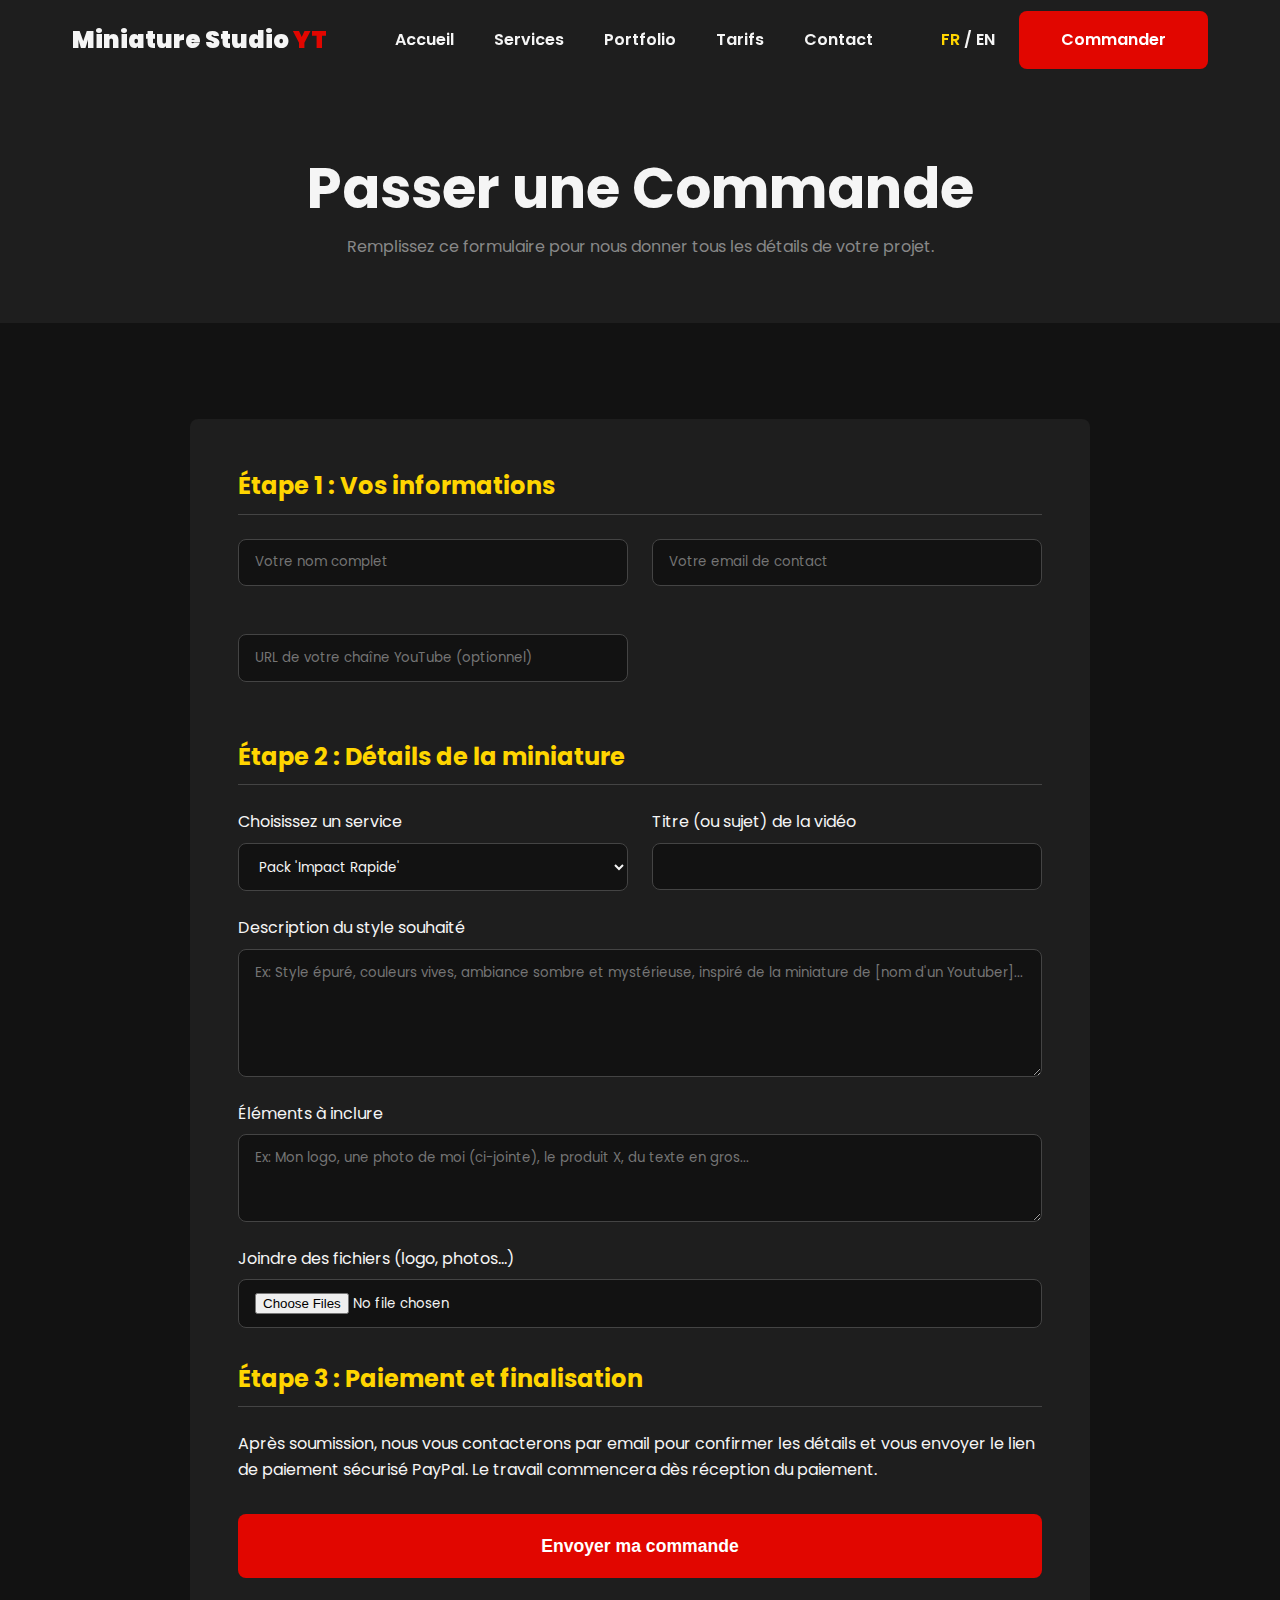
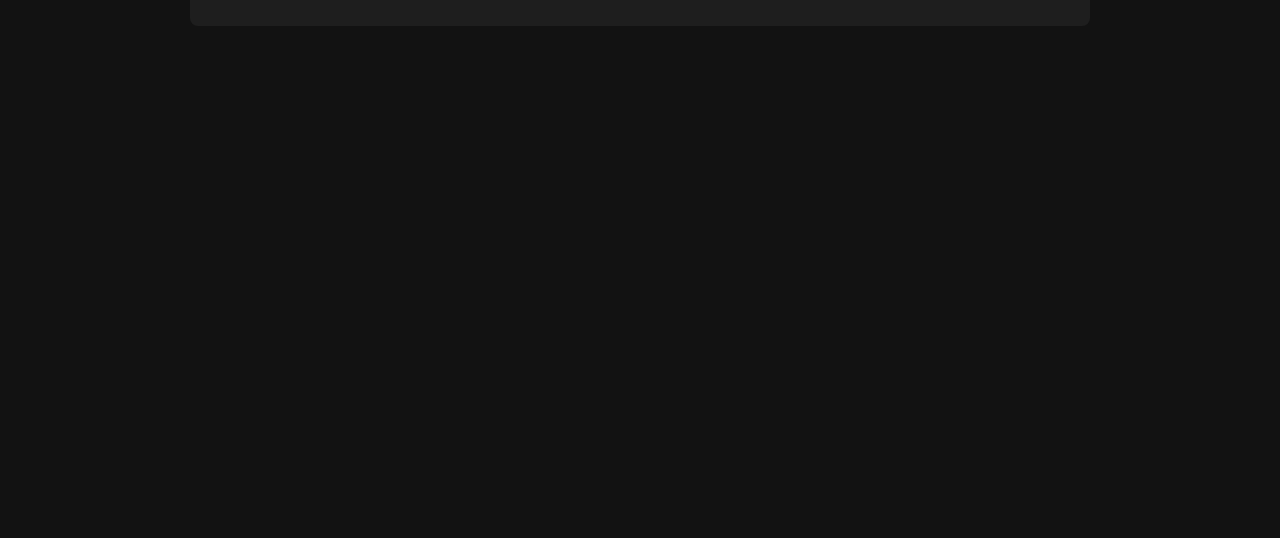
<file: commande.html>
<!DOCTYPE html>
<html lang="fr">
<head>
    <meta charset="UTF-8">
    <meta name="viewport" content="width=device-width, initial-scale=1.0">
    <title>Commander votre Miniature - Miniature Studio YT</title>
    <meta name="description" content="Passez commande de votre miniature YouTube personnalisée via notre formulaire détaillé.">
    
    <link rel="icon" href="favicon.svg" type="image/svg+xml">
    <link rel="stylesheet" href="style.css">
    <link rel="preconnect" href="https://fonts.googleapis.com">
    <link rel="preconnect" href="https://fonts.gstatic.com" crossorigin>
    <link href="https://fonts.googleapis.com/css2?family=Poppins:wght@300;400;600;700;900&display=swap" rel="stylesheet">
    <link rel="stylesheet" href="https://cdnjs.cloudflare.com/ajax/libs/font-awesome/6.5.1/css/all.min.css">
</head>
<body>
    <!-- ==================== HEADER ==================== -->
    <header id="header">
        <nav class="container">
            <a href="index.html" class="logo">Miniature Studio <span>YT</span></a>
            <div class="menu" id="nav-menu">
                <ul class="nav-list">
                    <li><a href="index.html" class="nav-link" data-lang-key="navHome">Accueil</a></li>
                    <li><a href="services.html" class="nav-link" data-lang-key="navServices">Services</a></li>
                    <li><a href="portfolio.html" class="nav-link" data-lang-key="navPortfolio">Portfolio</a></li>
                    <li><a href="tarifs.html" class="nav-link" data-lang-key="navPricing">Tarifs</a></li>
                    <li><a href="contact.html" class="nav-link" data-lang-key="navContact">Contact</a></li>
                </ul>
                <div class="nav-close" id="nav-close"><i class="fa-solid fa-xmark"></i></div>
            </div>
            <div class="nav-actions">
                <div class="lang-switcher"><span id="lang-fr" class="lang-option active">FR</span><span>/</span><span id="lang-en" class="lang-option">EN</span></div>
                <a href="commande.html" class="btn btn-primary" data-lang-key="navOrder">Commander</a>
                <div class="nav-toggle" id="nav-toggle"><i class="fa-solid fa-bars"></i></div>
            </div>
        </nav>
    </header>

    <main>
        <!-- ==================== EN-TÊTE DE PAGE ==================== -->
        <section class="section page-header">
            <div class="container">
                <h1 data-lang-key="orderTitle">Passer une Commande</h1>
                <p class="section-subtitle" data-lang-key="orderSubtitle">Remplissez ce formulaire pour nous donner tous les détails de votre projet.</p>
            </div>
        </section>

        <!-- ==================== FORMULAIRE DE COMMANDE ==================== -->
        <section id="order-form" class="section">
            <div class="container">
                <form action="#" class="form order-form" data-netlify="true" name="order">
                    <h3 data-lang-key="step1">Étape 1 : Vos informations</h3>
                    <div class="form-grid">
                        <div class="form-group"><input type="text" name="name" placeholder="Votre nom complet" required></div>
                        <div class="form-group"><input type="email" name="email" placeholder="Votre email de contact" required></div>
                        <div class="form-group"><input type="text" name="channel_url" placeholder="URL de votre chaîne YouTube (optionnel)"></div>
                    </div>

                    <h3 data-lang-key="step2">Étape 2 : Détails de la miniature</h3>
                    <div class="form-grid">
                        <div class="form-group">
                            <label for="service-choice" data-lang-key="chooseService">Choisissez un service</label>
                            <select name="service" id="service-choice" required>
                                <option value="impact" data-lang-key="service1Title">Pack "Impact Rapide"</option>
                                <option value="pro" data-lang-key="service2Title">Abonnement "Créateur Pro"</option>
                                <option value="luxe" data-lang-key="service3Title">Offre "Luxe & Sur-Mesure"</option>
                            </select>
                        </div>
                        <div class="form-group">
                             <label for="video-title" data-lang-key="videoTitle">Titre (ou sujet) de la vidéo</label>
                            <input type="text" id="video-title" name="video_title" required>
                        </div>
                    </div>
                    <div class="form-group">
                        <label for="description" data-lang-key="styleDesc">Description du style souhaité</label>
                        <textarea name="description" id="description" rows="5" placeholder="Ex: Style épuré, couleurs vives, ambiance sombre et mystérieuse, inspiré de la miniature de [nom d'un Youtuber]..."></textarea>
                    </div>
                     <div class="form-group">
                        <label for="elements" data-lang-key="elementsToInclude">Éléments à inclure</label>
                        <textarea name="elements" id="elements" rows="3" placeholder="Ex: Mon logo, une photo de moi (ci-jointe), le produit X, du texte en gros..."></textarea>
                    </div>
                    <div class="form-group">
                        <label for="file-upload" data-lang-key="uploadFiles">Joindre des fichiers (logo, photos...)</label>
                        <input type="file" name="files" id="file-upload" multiple>
                    </div>

                    <h3 data-lang-key="step3">Étape 3 : Paiement et finalisation</h3>
                    <p data-lang-key="paymentInfo">Après soumission, nous vous contacterons par email pour confirmer les détails et vous envoyer le lien de paiement sécurisé PayPal. Le travail commencera dès réception du paiement.</p>

                    <button type="submit" class="btn btn-primary btn-lg" data-lang-key="submitOrder">Envoyer ma commande</button>
                </form>
            </div>
        </section>
    </main>
    
    <!-- ==================== FOOTER ==================== -->
    <footer id="footer" class="section">
        <div class="container grid">
            <div class="footer-brand"><a href="index.html" class="logo">Miniature Studio <span>YT</span></a><p data-lang-key="footerSlogan">Créativité. Impact. Succès.</p><div class="footer-socials"><a href="#"><i class="fa-brands fa-youtube"></i></a><a href="#"><i class="fa-brands fa-instagram"></i></a><a href="#"><i class="fa-brands fa-twitter"></i></a><a href="#"><i class="fa-brands fa-linkedin"></i></a></div></div>
            <div class="footer-links"><h4 data-lang-key="footerNav">Navigation</h4><ul><li><a href="a-propos.html" data-lang-key="navAbout">À Propos</a></li><li><a href="faq.html" data-lang-key="navFaq">FAQ</a></li><li><a href="contact.html" data-lang-key="navContact">Contact</a></li></ul></div>
            <div class="footer-links"><h4 data-lang-key="footerServices">Services</h4><ul><li><a href="services.html" data-lang-key="footerService1">Impact Rapide</a></li><li><a href="services.html" data-lang-key="footerService2">Créateur Pro</a></li><li><a href="services.html" data-lang-key="footerService3">Luxe & Sur-Mesure</a></li></ul></div>
            <div class="footer-contact"><h4 data-lang-key="footerContact">Contactez-nous</h4><ul><li><i class="fa-solid fa-envelope"></i> <a href="mailto:contact@miniaturestudioyt.com">contact@miniaturestudioyt.com</a></li><li><i class="fa-solid fa-phone"></i> +33 1 23 45 67 89</li></ul></div>
        </div>
        <div class="footer-bottom"><div class="container"><p>&copy; 2024 Miniature Studio YT. <span data-lang-key="footerRights">Tous droits réservés.</span></p></div></div>
    </footer>
    <script src="script.js"></script>
</body>
</html>
</file>
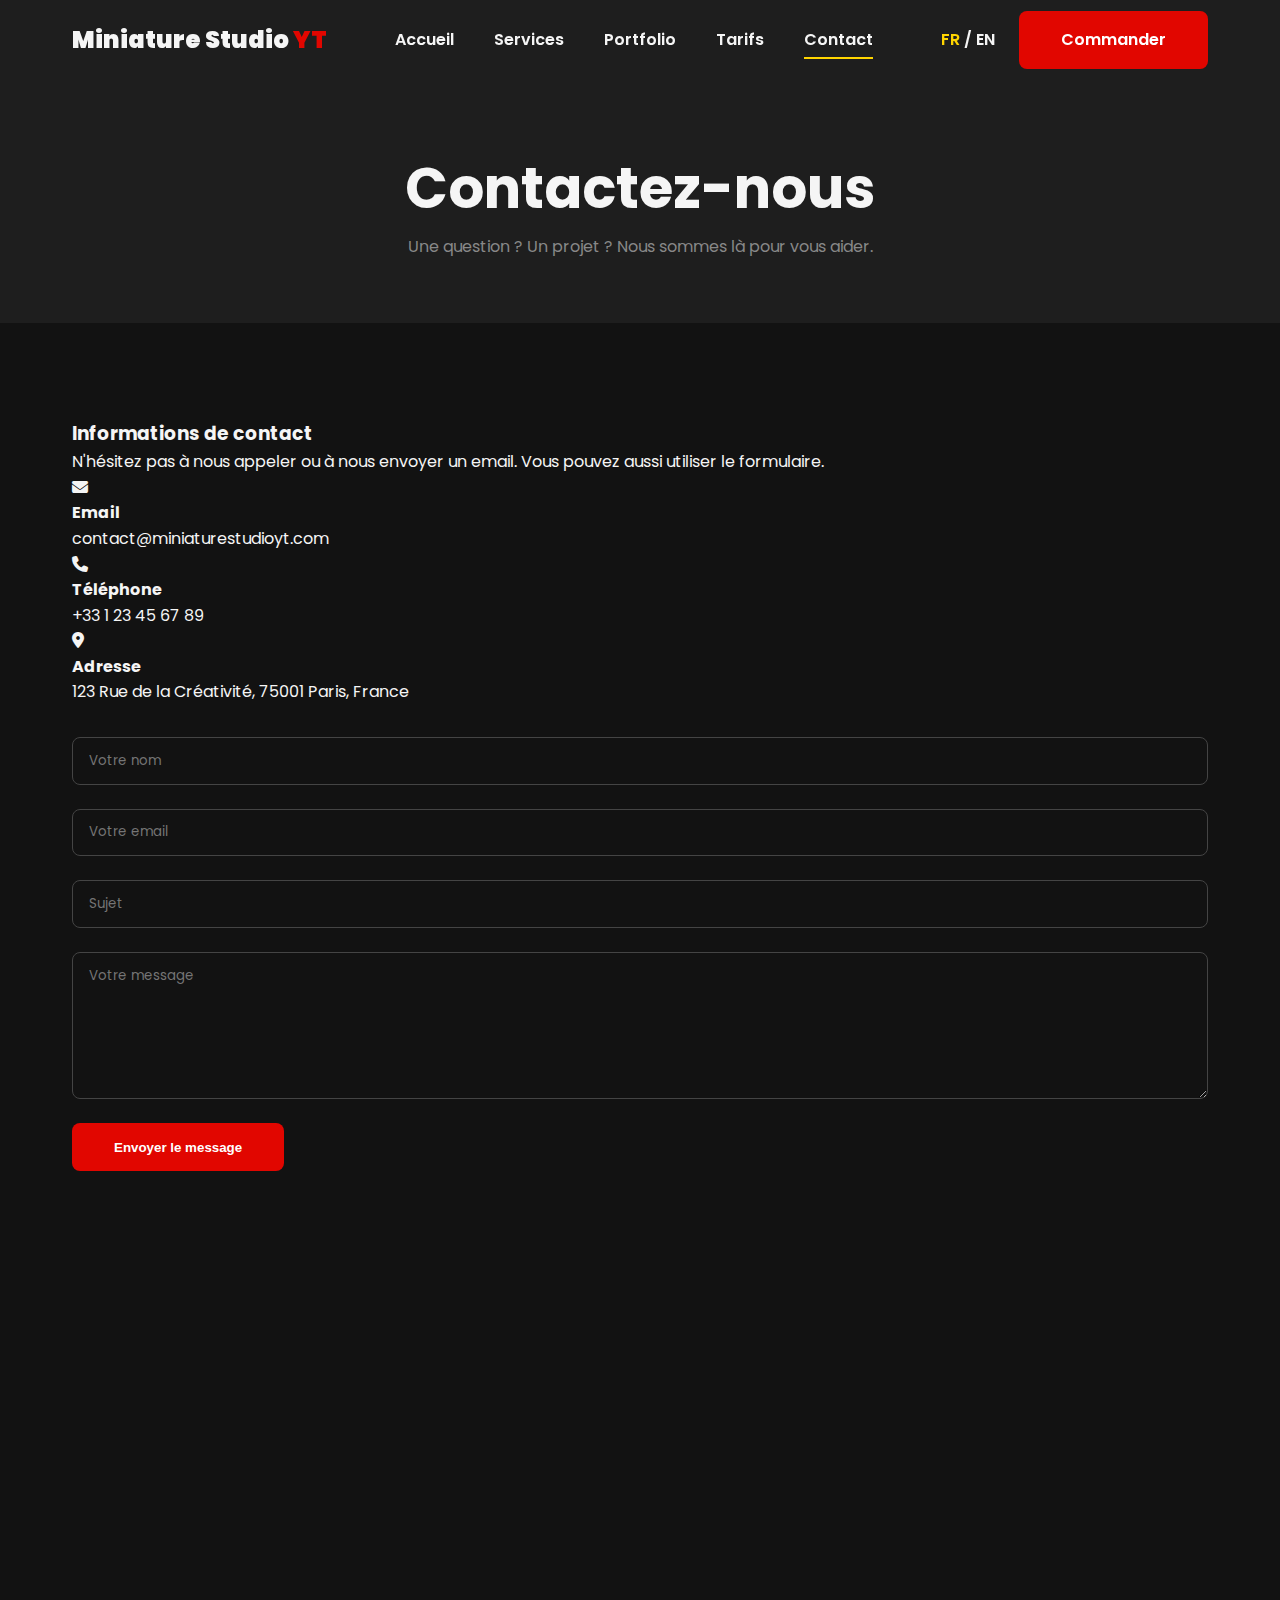
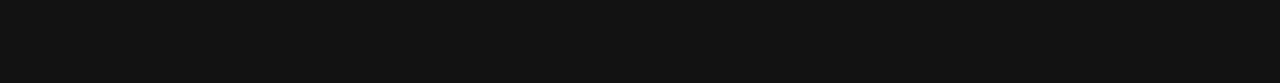
<file: contact.html>
<!DOCTYPE html>
<html lang="fr">
<head>
    <meta charset="UTF-8">
    <meta name="viewport" content="width=device-width, initial-scale=1.0">
    <title>Contact - Miniature Studio YT</title>
    <meta name="description" content="Contactez Miniature Studio YT pour toute question ou pour démarrer un projet. Nous sommes à votre écoute.">
    
    <link rel="icon" href="favicon.svg" type="image/svg+xml">
    <link rel="stylesheet" href="style.css">
    <link rel="preconnect" href="https://fonts.googleapis.com">
    <link rel="preconnect" href="https://fonts.gstatic.com" crossorigin>
    <link href="https://fonts.googleapis.com/css2?family=Poppins:wght@300;400;600;700;900&display=swap" rel="stylesheet">
    <link rel="stylesheet" href="https://cdnjs.cloudflare.com/ajax/libs/font-awesome/6.5.1/css/all.min.css">
</head>
<body>
    <!-- ==================== HEADER ==================== -->
    <header id="header">
        <nav class="container">
            <a href="index.html" class="logo">Miniature Studio <span>YT</span></a>
            <div class="menu" id="nav-menu">
                <ul class="nav-list">
                    <li><a href="index.html" class="nav-link" data-lang-key="navHome">Accueil</a></li>
                    <li><a href="services.html" class="nav-link" data-lang-key="navServices">Services</a></li>
                    <li><a href="portfolio.html" class="nav-link" data-lang-key="navPortfolio">Portfolio</a></li>
                    <li><a href="tarifs.html" class="nav-link" data-lang-key="navPricing">Tarifs</a></li>
                    <li><a href="contact.html" class="nav-link active-link" data-lang-key="navContact">Contact</a></li>
                </ul>
                <div class="nav-close" id="nav-close"><i class="fa-solid fa-xmark"></i></div>
            </div>
            <div class="nav-actions">
                <div class="lang-switcher"><span id="lang-fr" class="lang-option active">FR</span><span>/</span><span id="lang-en" class="lang-option">EN</span></div>
                <a href="commande.html" class="btn btn-primary" data-lang-key="navOrder">Commander</a>
                <div class="nav-toggle" id="nav-toggle"><i class="fa-solid fa-bars"></i></div>
            </div>
        </nav>
    </header>

    <main>
        <!-- ==================== EN-TÊTE DE PAGE ==================== -->
        <section class="section page-header">
            <div class="container">
                <h1 data-lang-key="contactTitle">Contactez-nous</h1>
                <p class="section-subtitle" data-lang-key="contactSubtitle">Une question ? Un projet ? Nous sommes là pour vous aider.</p>
            </div>
        </section>

        <!-- ==================== FORMULAIRE ET INFOS DE CONTACT ==================== -->
        <section id="contact-form" class="section">
            <div class="container grid contact-grid">
                <div class="contact-info">
                    <h3 data-lang-key="infoTitle">Informations de contact</h3>
                    <p data-lang-key="infoDesc">N'hésitez pas à nous appeler ou à nous envoyer un email. Vous pouvez aussi utiliser le formulaire.</p>
                    <div class="info-item">
                        <i class="fa-solid fa-envelope"></i>
                        <div>
                            <h4 data-lang-key="email">Email</h4>
                            <a href="mailto:contact@miniaturestudioyt.com">contact@miniaturestudioyt.com</a>
                        </div>
                    </div>
                    <div class="info-item">
                        <i class="fa-solid fa-phone"></i>
                        <div>
                            <h4 data-lang-key="phone">Téléphone</h4>
                            <span>+33 1 23 45 67 89</span>
                        </div>
                    </div>
                    <div class="info-item">
                        <i class="fa-solid fa-location-dot"></i>
                        <div>
                            <h4 data-lang-key="address">Adresse</h4>
                            <span data-lang-key="addressDetail">123 Rue de la Créativité, 75001 Paris, France</span>
                        </div>
                    </div>
                </div>
                <form action="#" class="form" data-netlify="true" name="contact">
                    <div class="form-group">
                        <input type="text" name="name" placeholder="Votre nom" required>
                    </div>
                    <div class="form-group">
                        <input type="email" name="email" placeholder="Votre email" required>
                    </div>
                    <div class="form-group">
                        <input type="text" name="subject" placeholder="Sujet" required>
                    </div>
                    <div class="form-group">
                        <textarea name="message" placeholder="Votre message" rows="6" required></textarea>
                    </div>
                    <button type="submit" class="btn btn-primary" data-lang-key="sendMessage">Envoyer le message</button>
                </form>
            </div>
        </section>
    </main>
    
    <!-- ==================== FOOTER ==================== -->
    <footer id="footer" class="section">
        <div class="container grid">
            <div class="footer-brand"><a href="index.html" class="logo">Miniature Studio <span>YT</span></a><p data-lang-key="footerSlogan">Créativité. Impact. Succès.</p><div class="footer-socials"><a href="#"><i class="fa-brands fa-youtube"></i></a><a href="#"><i class="fa-brands fa-instagram"></i></a><a href="#"><i class="fa-brands fa-twitter"></i></a><a href="#"><i class="fa-brands fa-linkedin"></i></a></div></div>
            <div class="footer-links"><h4 data-lang-key="footerNav">Navigation</h4><ul><li><a href="a-propos.html" data-lang-key="navAbout">À Propos</a></li><li><a href="faq.html" data-lang-key="navFaq">FAQ</a></li><li><a href="contact.html" data-lang-key="navContact">Contact</a></li></ul></div>
            <div class="footer-links"><h4 data-lang-key="footerServices">Services</h4><ul><li><a href="services.html" data-lang-key="footerService1">Impact Rapide</a></li><li><a href="services.html" data-lang-key="footerService2">Créateur Pro</a></li><li><a href="services.html" data-lang-key="footerService3">Luxe & Sur-Mesure</a></li></ul></div>
            <div class="footer-contact"><h4 data-lang-key="footerContact">Contactez-nous</h4><ul><li><i class="fa-solid fa-envelope"></i> <a href="mailto:contact@miniaturestudioyt.com">contact@miniaturestudioyt.com</a></li><li><i class="fa-solid fa-phone"></i> +33 1 23 45 67 89</li></ul></div>
        </div>
        <div class="footer-bottom"><div class="container"><p>&copy; 2024 Miniature Studio YT. <span data-lang-key="footerRights">Tous droits réservés.</span></p></div></div>
    </footer>
    <script src="script.js"></script>
</body>
</html>
</file>
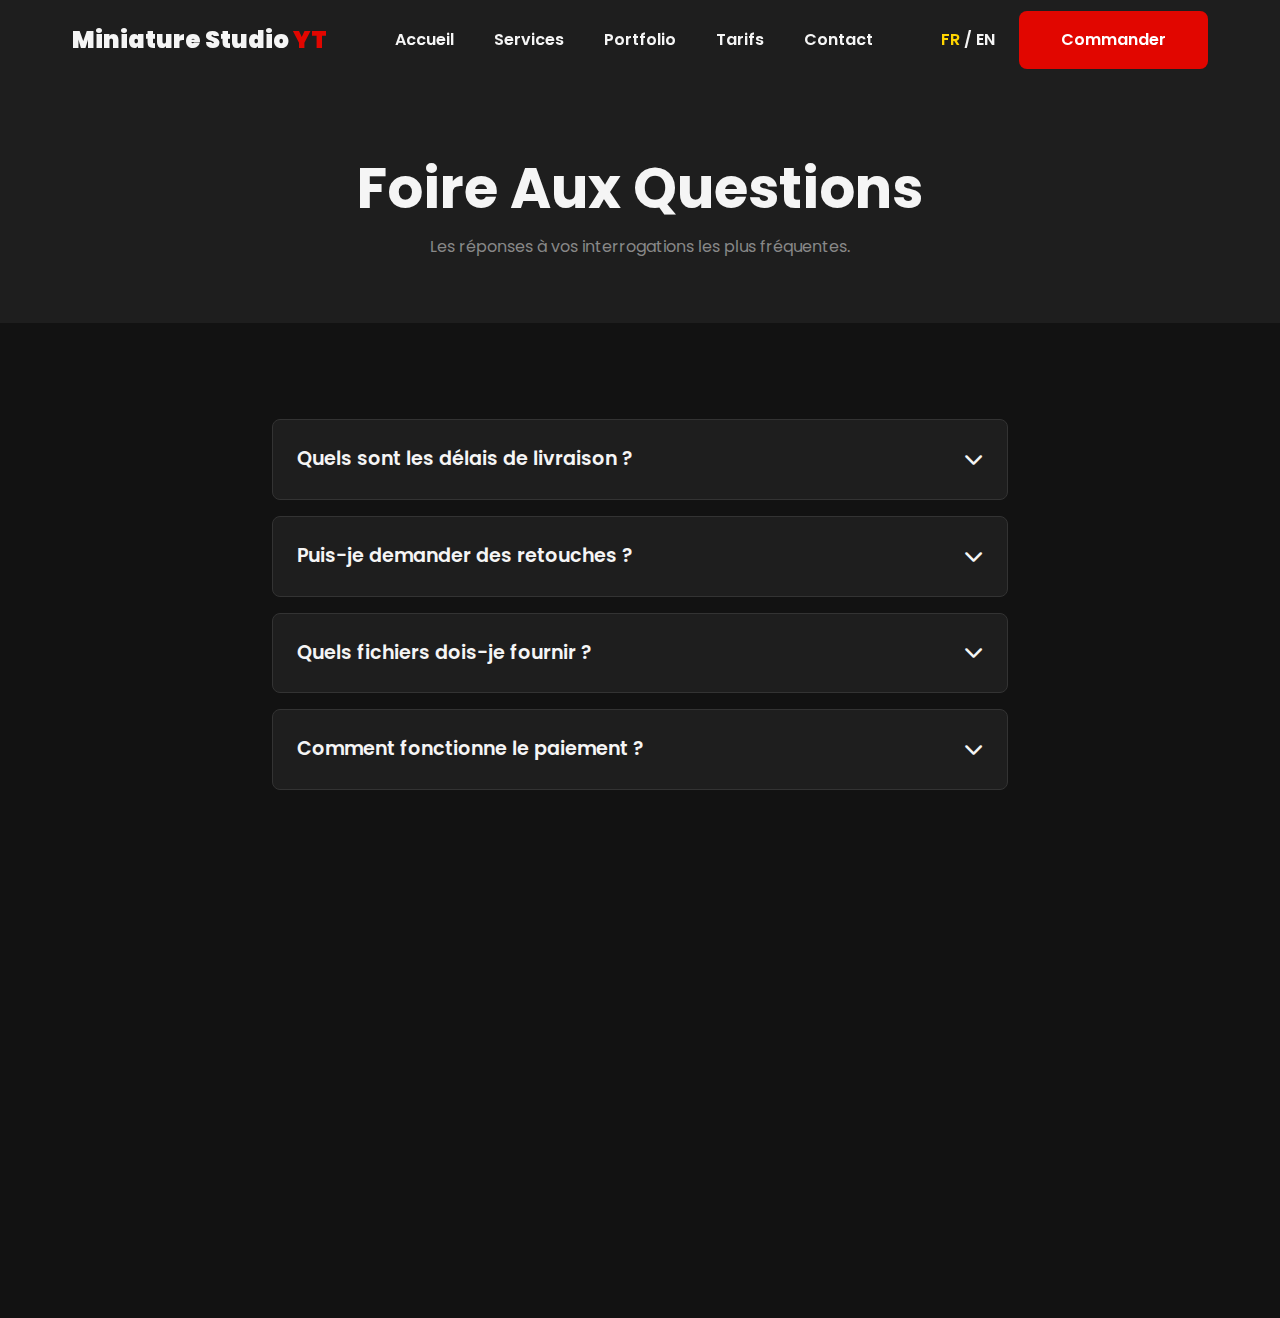
<file: faq.html>
<!DOCTYPE html>
<html lang="fr">
<head>
    <meta charset="UTF-8">
    <meta name="viewport" content="width=device-width, initial-scale=1.0">
    <title>FAQ - Miniature Studio YT</title>
    <meta name="description" content="Trouvez les réponses à vos questions sur nos services de création de miniatures, nos processus et nos tarifs.">
    
    <link rel="icon" href="favicon.svg" type="image/svg+xml">
    <link rel="stylesheet" href="style.css">
    <link rel="preconnect" href="https://fonts.googleapis.com">
    <link rel="preconnect" href="https://fonts.gstatic.com" crossorigin>
    <link href="https://fonts.googleapis.com/css2?family=Poppins:wght@300;400;600;700;900&display=swap" rel="stylesheet">
    <link rel="stylesheet" href="https://cdnjs.cloudflare.com/ajax/libs/font-awesome/6.5.1/css/all.min.css">
</head>
<body>
    <!-- ==================== HEADER ==================== -->
    <header id="header">
        <nav class="container">
            <a href="index.html" class="logo">Miniature Studio <span>YT</span></a>
            <div class="menu" id="nav-menu">
                <ul class="nav-list">
                    <li><a href="index.html" class="nav-link" data-lang-key="navHome">Accueil</a></li>
                    <li><a href="services.html" class="nav-link" data-lang-key="navServices">Services</a></li>
                    <li><a href="portfolio.html" class="nav-link" data-lang-key="navPortfolio">Portfolio</a></li>
                    <li><a href="tarifs.html" class="nav-link" data-lang-key="navPricing">Tarifs</a></li>
                    <li><a href="contact.html" class="nav-link" data-lang-key="navContact">Contact</a></li>
                </ul>
                <div class="nav-close" id="nav-close"><i class="fa-solid fa-xmark"></i></div>
            </div>
            <div class="nav-actions">
                <div class="lang-switcher"><span id="lang-fr" class="lang-option active">FR</span><span>/</span><span id="lang-en" class="lang-option">EN</span></div>
                <a href="commande.html" class="btn btn-primary" data-lang-key="navOrder">Commander</a>
                <div class="nav-toggle" id="nav-toggle"><i class="fa-solid fa-bars"></i></div>
            </div>
        </nav>
    </header>

    <main>
        <!-- ==================== EN-TÊTE DE PAGE ==================== -->
        <section class="section page-header">
            <div class="container">
                <h1 data-lang-key="faqTitle">Foire Aux Questions</h1>
                <p class="section-subtitle" data-lang-key="faqSubtitle">Les réponses à vos interrogations les plus fréquentes.</p>
            </div>
        </section>

        <!-- ==================== ACCORDÉON FAQ ==================== -->
        <section id="faq-accordion" class="section">
            <div class="container faq-container">
                <!-- Question 1 -->
                <div class="faq-item">
                    <div class="faq-question">
                        <h3 data-lang-key="faq1Question">Quels sont les délais de livraison ?</h3>
                        <i class="fa-solid fa-chevron-down"></i>
                    </div>
                    <div class="faq-answer">
                        <p data-lang-key="faq1Answer">Pour le pack "Impact Rapide", nous livrons généralement en 48 heures. Pour les abonnements, nous établissons un calendrier de livraison avec vous au début de chaque mois pour coller à votre planning de publication.</p>
                    </div>
                </div>
                <!-- Question 2 -->
                <div class="faq-item">
                    <div class="faq-question">
                        <h3 data-lang-key="faq2Question">Puis-je demander des retouches ?</h3>
                        <i class="fa-solid fa-chevron-down"></i>
                    </div>
                    <div class="faq-answer">
                        <p data-lang-key="faq2Answer">Bien sûr ! Chaque offre inclut au moins une session de retouches. Notre but est que vous soyez 100% satisfait du résultat. Nous ajustons les couleurs, les textes ou les éléments jusqu'à ce que la miniature soit parfaite pour vous.</p>
                    </div>
                </div>
                <!-- Question 3 -->
                <div class="faq-item">
                    <div class="faq-question">
                        <h3 data-lang-key="faq3Question">Quels fichiers dois-je fournir ?</h3>
                        <i class="fa-solid fa-chevron-down"></i>
                    </div>
                    <div class="faq-answer">
                        <p data-lang-key="faq3Answer">Idéalement, fournissez-nous les éléments que vous souhaitez voir apparaître : votre logo, des photos spécifiques (de vous, du produit...), et bien sûr le titre ou le sujet de la vidéo. Plus vous nous donnez de contexte, plus la miniature sera pertinente.</p>
                    </div>
                </div>
                <!-- Question 4 -->
                <div class="faq-item">
                    <div class="faq-question">
                        <h3 data-lang-key="faq4Question">Comment fonctionne le paiement ?</h3>
                        <i class="fa-solid fa-chevron-down"></i>
                    </div>
                    <div class="faq-answer">
                        <p data-lang-key="faq4Answer">Nous acceptons les paiements via PayPal et virement bancaire. Pour les commandes uniques, le paiement est requis avant le début du travail. Pour les abonnements, la facturation est mensuelle.</p>
                    </div>
                </div>
            </div>
        </section>
    </main>
    
    <!-- ==================== FOOTER ==================== -->
    <footer id="footer" class="section">
        <div class="container grid">
            <div class="footer-brand"><a href="index.html" class="logo">Miniature Studio <span>YT</span></a><p data-lang-key="footerSlogan">Créativité. Impact. Succès.</p><div class="footer-socials"><a href="#"><i class="fa-brands fa-youtube"></i></a><a href="#"><i class="fa-brands fa-instagram"></i></a><a href="#"><i class="fa-brands fa-twitter"></i></a><a href="#"><i class="fa-brands fa-linkedin"></i></a></div></div>
            <div class="footer-links"><h4 data-lang-key="footerNav">Navigation</h4><ul><li><a href="a-propos.html" data-lang-key="navAbout">À Propos</a></li><li><a href="faq.html" class="active-link" data-lang-key="navFaq">FAQ</a></li><li><a href="contact.html" data-lang-key="navContact">Contact</a></li></ul></div>
            <div class="footer-links"><h4 data-lang-key="footerServices">Services</h4><ul><li><a href="services.html" data-lang-key="footerService1">Impact Rapide</a></li><li><a href="services.html" data-lang-key="footerService2">Créateur Pro</a></li><li><a href="services.html" data-lang-key="footerService3">Luxe & Sur-Mesure</a></li></ul></div>
            <div class="footer-contact"><h4 data-lang-key="footerContact">Contactez-nous</h4><ul><li><i class="fa-solid fa-envelope"></i> <a href="mailto:contact@miniaturestudioyt.com">contact@miniaturestudioyt.com</a></li><li><i class="fa-solid fa-phone"></i> +33 1 23 45 67 89</li></ul></div>
        </div>
        <div class="footer-bottom"><div class="container"><p>&copy; 2024 Miniature Studio YT. <span data-lang-key="footerRights">Tous droits réservés.</span></p></div></div>
    </footer>
    <script src="script.js"></script>
</body>
</html>
</file>
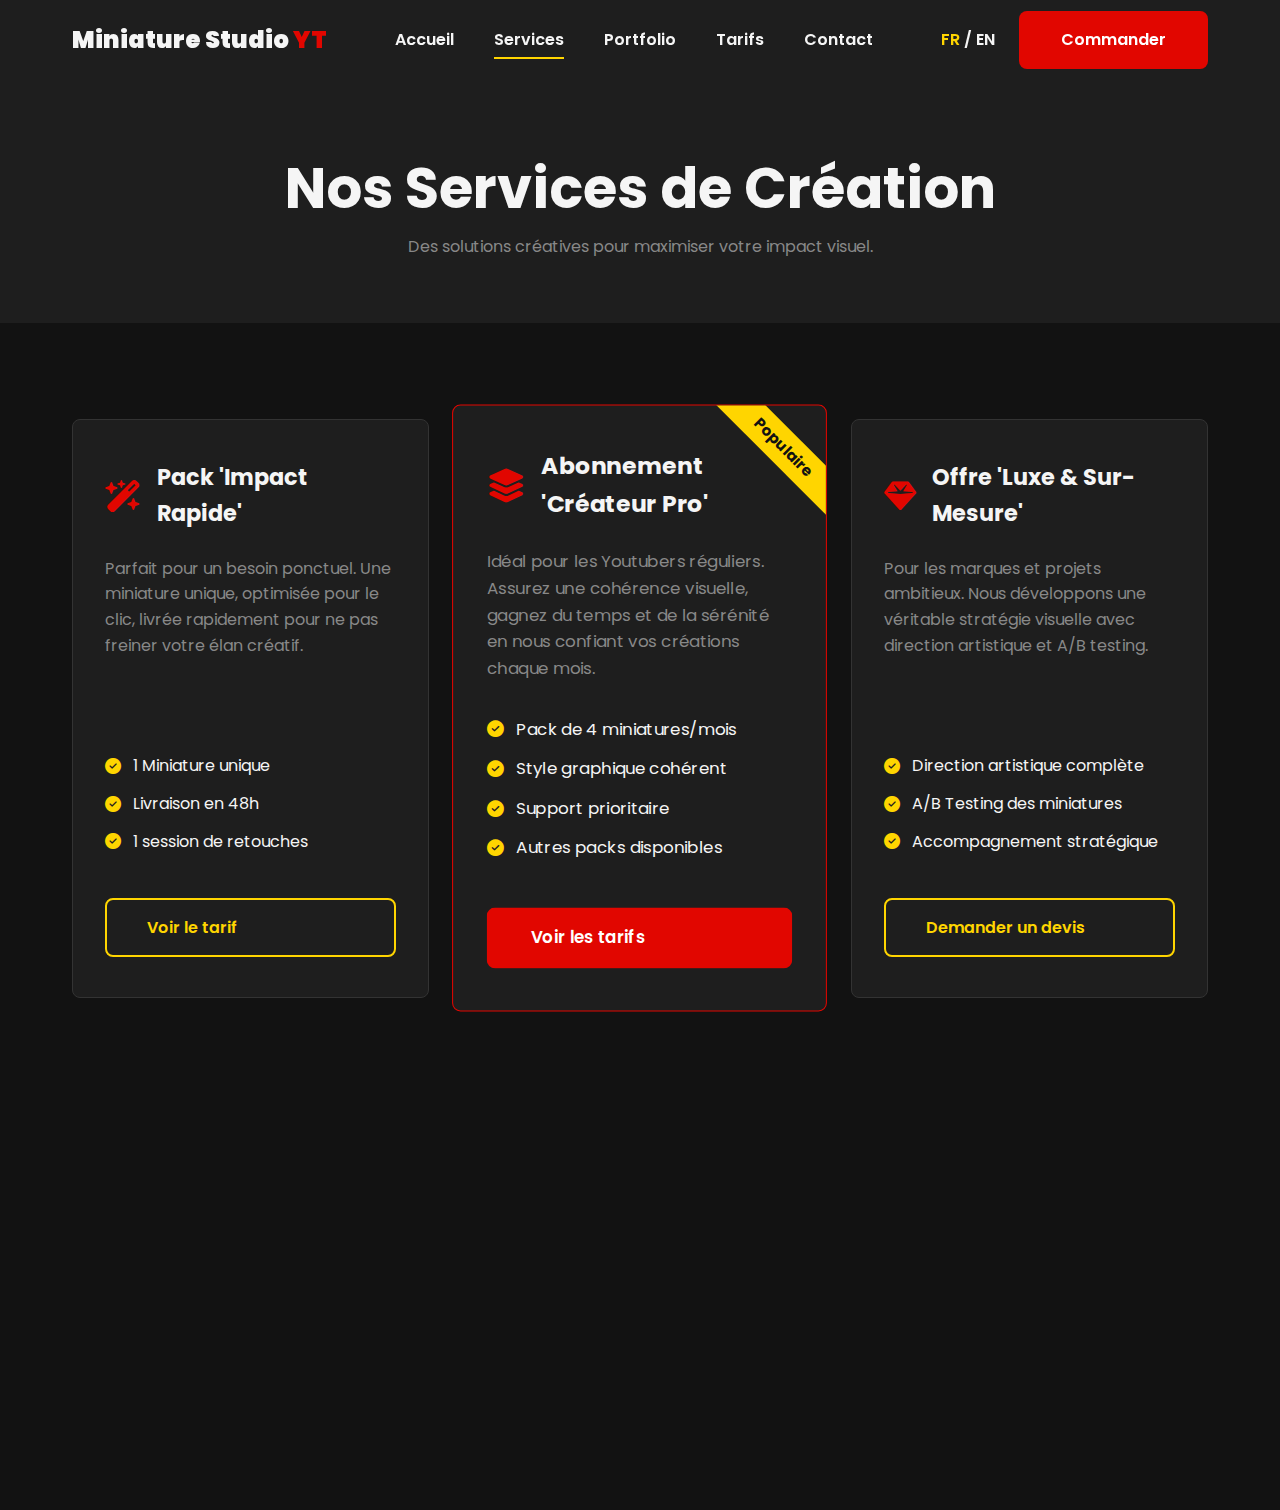
<file: services.html>
<!DOCTYPE html>
<html lang="fr">
<head>
    <meta charset="UTF-8">
    <meta name="viewport" content="width=device-width, initial-scale=1.0">
    <title>Nos Services - Miniature Studio YT</title>
    <meta name="description" content="Découvrez nos offres de création de miniatures : packs uniques, abonnements mensuels et solutions sur mesure pour les créateurs exigeants.">
    
    <link rel="icon" href="favicon.svg" type="image/svg+xml">
    <link rel="stylesheet" href="style.css">
    <link rel="preconnect" href="https://fonts.googleapis.com">
    <link rel="preconnect" href="https://fonts.gstatic.com" crossorigin>
    <link href="https://fonts.googleapis.com/css2?family=Poppins:wght@300;400;600;700;900&display=swap" rel="stylesheet">
    <link rel="stylesheet" href="https://cdnjs.cloudflare.com/ajax/libs/font-awesome/6.5.1/css/all.min.css">
</head>
<body>
    <!-- ==================== HEADER ==================== -->
    <header id="header">
        <nav class="container">
            <a href="index.html" class="logo">Miniature Studio <span>YT</span></a>
            <div class="menu" id="nav-menu">
                <ul class="nav-list">
                    <li><a href="index.html" class="nav-link" data-lang-key="navHome">Accueil</a></li>
                    <li><a href="services.html" class="nav-link active-link" data-lang-key="navServices">Services</a></li>
                    <li><a href="portfolio.html" class="nav-link" data-lang-key="navPortfolio">Portfolio</a></li>
                    <li><a href="tarifs.html" class="nav-link" data-lang-key="navPricing">Tarifs</a></li>
                    <li><a href="contact.html" class="nav-link" data-lang-key="navContact">Contact</a></li>
                </ul>
                <div class="nav-close" id="nav-close"><i class="fa-solid fa-xmark"></i></div>
            </div>
            <div class="nav-actions">
                <div class="lang-switcher"><span id="lang-fr" class="lang-option active">FR</span><span>/</span><span id="lang-en" class="lang-option">EN</span></div>
                <a href="commande.html" class="btn btn-primary" data-lang-key="navOrder">Commander</a>
                <div class="nav-toggle" id="nav-toggle"><i class="fa-solid fa-bars"></i></div>
            </div>
        </nav>
    </header>

    <main>
        <!-- ==================== EN-TÊTE DE PAGE ==================== -->
        <section class="section page-header">
            <div class="container">
                <h1 data-lang-key="servicesTitle">Nos Services</h1>
                <p class="section-subtitle" data-lang-key="servicesSubtitlePage">Des solutions créatives pour maximiser votre impact visuel.</p>
            </div>
        </section>

        <!-- ==================== GRILLE DES SERVICES (NOUVEAU DESIGN) ==================== -->
        <section id="service-details" class="section">
            <div class="container grid services-page-grid">
                <!-- Service 1: Impact Rapide -->
                <div class="service-page-card">
                    <div class="service-card-header">
                        <i class="fa-solid fa-wand-magic-sparkles"></i>
                        <h2 data-lang-key="service1Title">Pack "Impact Rapide"</h2>
                    </div>
                    <p class="service-card-desc" data-lang-key="service1DescDetail">Parfait pour un besoin ponctuel. Une miniature unique, optimisée pour le clic, livrée rapidement pour ne pas freiner votre élan créatif.</p>
                    <ul class="service-card-features">
                        <li data-lang-key="service1Feat1"><i class="fa-solid fa-check-circle"></i> 1 Miniature unique</li>
                        <li data-lang-key="service1Feat2"><i class="fa-solid fa-check-circle"></i> Livraison en 48h</li>
                        <li data-lang-key="service1Feat3"><i class="fa-solid fa-check-circle"></i> 1 session de retouches</li>
                    </ul>
                    <a href="tarifs.html" class="btn btn-secondary" data-lang-key="seePricing">Voir le tarif</a>
                </div>

                <!-- Service 2: Créateur Pro -->
                <div class="service-page-card featured">
                     <div class="popular-badge" data-lang-key="popular">Populaire</div>
                    <div class="service-card-header">
                        <i class="fa-solid fa-layer-group"></i>
                        <h2 data-lang-key="service2Title">Abonnement "Créateur Pro"</h2>
                    </div>
                    <p class="service-card-desc" data-lang-key="service2DescDetail">Idéal pour les Youtubers réguliers. Assurez une cohérence visuelle, gagnez du temps et de la sérénité en nous confiant vos créations chaque mois.</p>
                    <ul class="service-card-features">
                        <li data-lang-key="service2Feat1"><i class="fa-solid fa-check-circle"></i> Pack de 4 miniatures/mois</li>
                        <li data-lang-key="service2Feat2"><i class="fa-solid fa-check-circle"></i> Style graphique cohérent</li>
                        <li data-lang-key="service2Feat3"><i class="fa-solid fa-check-circle"></i> Support prioritaire</li>
                        <li data-lang-key="service2Feat4"><i class="fa-solid fa-check-circle"></i> Autres packs disponibles</li>
                    </ul>
                    <a href="tarifs.html" class="btn btn-primary" data-lang-key="seePricing">Voir les tarifs</a>
                </div>

                <!-- Service 3: Luxe & Sur-Mesure -->
                <div class="service-page-card">
                    <div class="service-card-header">
                        <i class="fa-solid fa-gem"></i>
                        <h2 data-lang-key="service3Title">Offre "Luxe & Sur-Mesure"</h2>
                    </div>
                    <p class="service-card-desc" data-lang-key="service3DescDetail">Pour les marques et projets ambitieux. Nous développons une véritable stratégie visuelle avec direction artistique et A/B testing.</p>
                    <ul class="service-card-features">
                        <li data-lang-key="service3Feat1"><i class="fa-solid fa-check-circle"></i> Direction artistique complète</li>
                        <li data-lang-key="service3Feat2"><i class="fa-solid fa-check-circle"></i> A/B Testing des miniatures</li>
                        <li data-lang-key="service3Feat3"><i class="fa-solid fa-check-circle"></i> Accompagnement stratégique</li>
                    </ul>
                    <a href="contact.html" class="btn btn-secondary" data-lang-key="contactForQuote">Demander un devis</a>
                </div>
            </div>
        </section>
    </main>
    
    <!-- ==================== FOOTER ==================== -->
    <footer id="footer" class="section">
        <div class="container grid">
            <div class="footer-brand"><a href="index.html" class="logo">Miniature Studio <span>YT</span></a><p data-lang-key="footerSlogan">Créativité. Impact. Succès.</p><div class="footer-socials"><a href="#"><i class="fa-brands fa-youtube"></i></a><a href="#"><i class="fa-brands fa-instagram"></i></a><a href="#"><i class="fa-brands fa-twitter"></i></a><a href="#"><i class="fa-brands fa-linkedin"></i></a></div></div>
            <div class="footer-links"><h4 data-lang-key="footerNav">Navigation</h4><ul><li><a href="a-propos.html" data-lang-key="navAbout">À Propos</a></li><li><a href="faq.html" data-lang-key="navFaq">FAQ</a></li><li><a href="contact.html" data-lang-key="navContact">Contact</a></li></ul></div>
            <div class="footer-links"><h4 data-lang-key="footerServices">Services</h4><ul><li><a href="services.html" data-lang-key="footerService1">Impact Rapide</a></li><li><a href="services.html" data-lang-key="footerService2">Créateur Pro</a></li><li><a href="services.html" data-lang-key="footerService3">Luxe & Sur-Mesure</a></li></ul></div>
            <div class="footer-contact"><h4 data-lang-key="footerContact">Contactez-nous</h4><ul><li><i class="fa-solid fa-envelope"></i> <a href="mailto:contact@miniaturestudioyt.com">contact@miniaturestudioyt.com</a></li><li><i class="fa-solid fa-phone"></i> +33 1 23 45 67 89</li></ul></div>
        </div>
        <div class="footer-bottom"><div class="container"><p>&copy; 2024 Miniature Studio YT. <span data-lang-key="footerRights">Tous droits réservés.</span></p></div></div>
    </footer>
    <script src="script.js"></script>
</body>
</html>
</file>
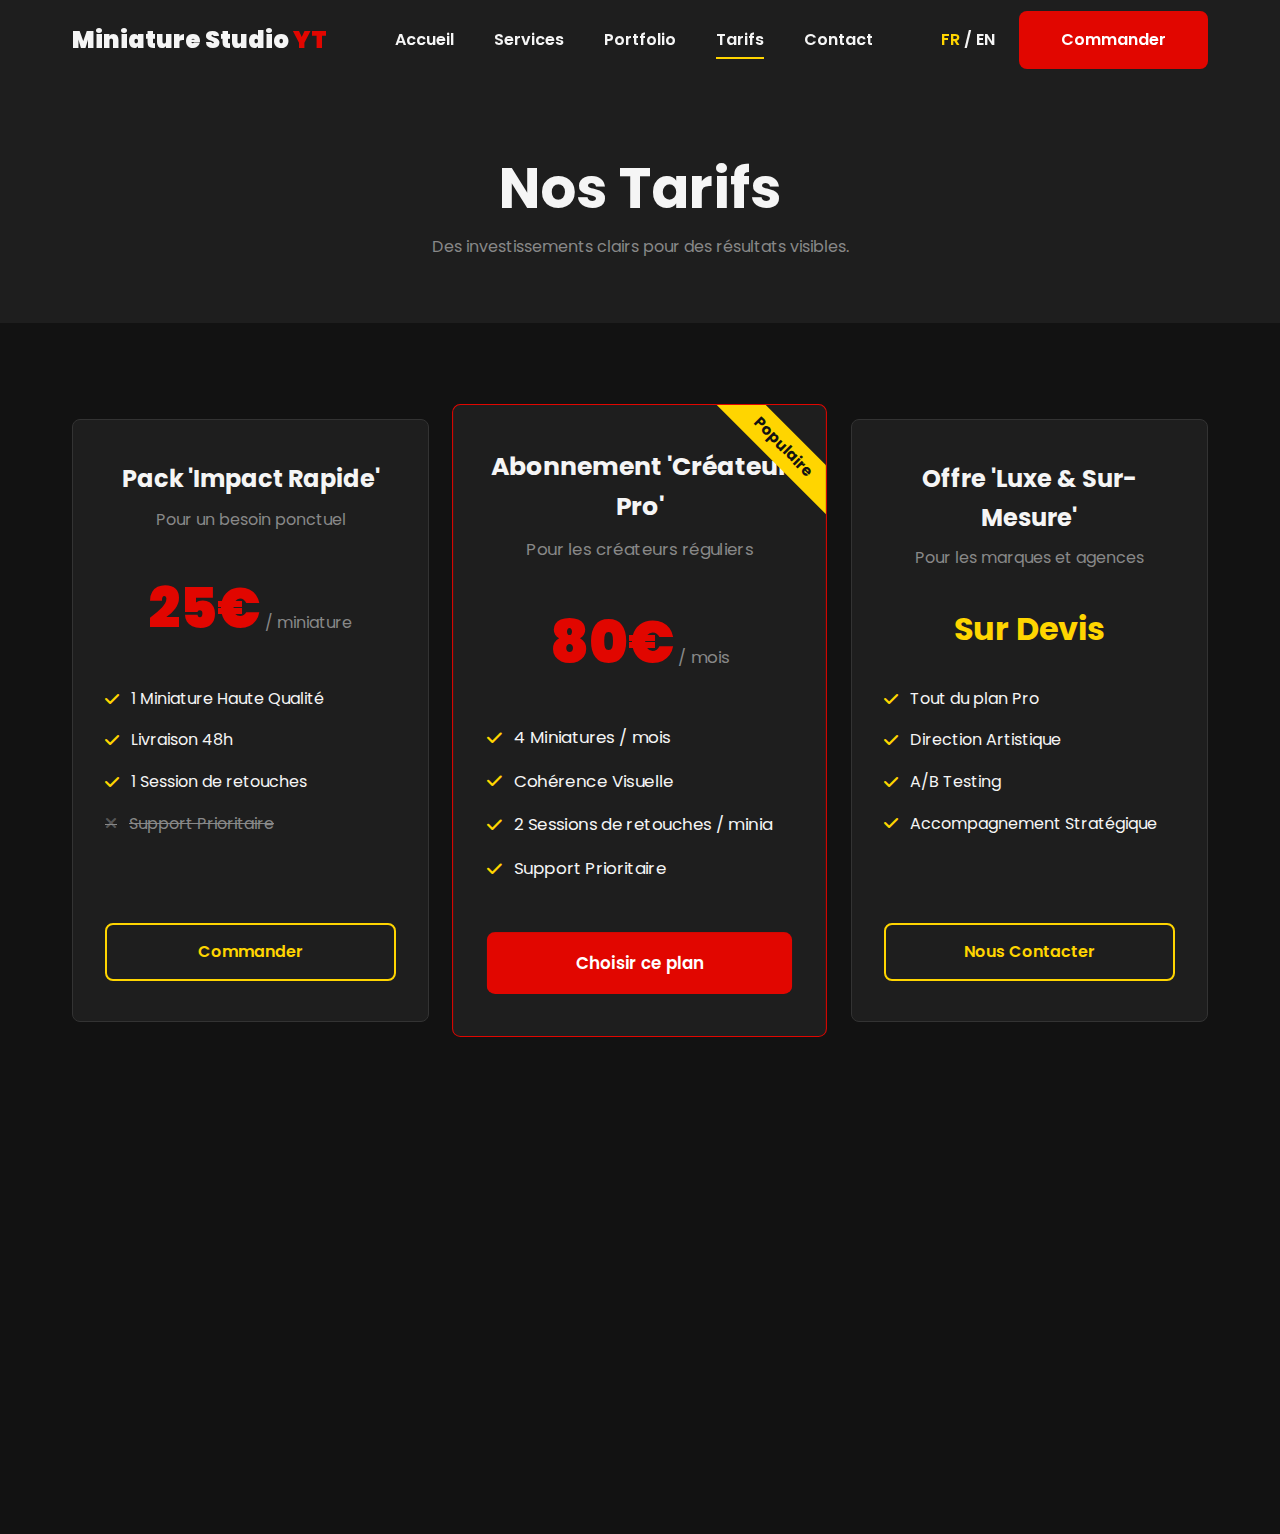
<file: tarifs.html>
<!DOCTYPE html>
<html lang="fr">
<head>
    <meta charset="UTF-8">
    <meta name="viewport" content="width=device-width, initial-scale=1.0">
    <title>Tarifs - Miniature Studio YT</title>
    <meta name="description" content="Consultez nos tarifs clairs et compétitifs pour la création de miniatures YouTube. Des offres adaptées à tous les budgets.">
    
    <link rel="icon" href="favicon.svg" type="image/svg+xml">
    <link rel="stylesheet" href="style.css">
    <link rel="preconnect" href="https://fonts.googleapis.com">
    <link rel="preconnect" href="https://fonts.gstatic.com" crossorigin>
    <link href="https://fonts.googleapis.com/css2?family=Poppins:wght@300;400;600;700;900&display=swap" rel="stylesheet">
    <link rel="stylesheet" href="https://cdnjs.cloudflare.com/ajax/libs/font-awesome/6.5.1/css/all.min.css">
</head>
<body>
    <!-- ==================== HEADER ==================== -->
    <header id="header">
        <nav class="container">
            <a href="index.html" class="logo">Miniature Studio <span>YT</span></a>
            <div class="menu" id="nav-menu">
                <ul class="nav-list">
                    <li><a href="index.html" class="nav-link" data-lang-key="navHome">Accueil</a></li>
                    <li><a href="services.html" class="nav-link" data-lang-key="navServices">Services</a></li>
                    <li><a href="portfolio.html" class="nav-link" data-lang-key="navPortfolio">Portfolio</a></li>
                    <li><a href="tarifs.html" class="nav-link active-link" data-lang-key="navPricing">Tarifs</a></li>
                    <li><a href="contact.html" class="nav-link" data-lang-key="navContact">Contact</a></li>
                </ul>
                <div class="nav-close" id="nav-close"><i class="fa-solid fa-xmark"></i></div>
            </div>
            <div class="nav-actions">
                <div class="lang-switcher"><span id="lang-fr" class="lang-option active">FR</span><span>/</span><span id="lang-en" class="lang-option">EN</span></div>
                <a href="commande.html" class="btn btn-primary" data-lang-key="navOrder">Commander</a>
                <div class="nav-toggle" id="nav-toggle"><i class="fa-solid fa-bars"></i></div>
            </div>
        </nav>
    </header>

    <main>
        <!-- ==================== EN-TÊTE DE PAGE ==================== -->
        <section class="section page-header">
            <div class="container">
                <h1 data-lang-key="pricingTitle">Nos Tarifs</h1>
                <p class="section-subtitle" data-lang-key="pricingSubtitle">Des investissements clairs pour des résultats visibles.</p>
            </div>
        </section>

        <!-- ==================== TABLE DE PRIX (NOUVEAU DESIGN) ==================== -->
        <section id="pricing-table" class="section">
            <div class="container grid pricing-grid">
                <!-- Plan 1: Impact Rapide -->
                <div class="pricing-card">
                    <div class="pricing-card-header">
                        <h3 data-lang-key="service1Title">Impact Rapide</h3>
                        <p data-lang-key="pricingForCreators">Pour un besoin ponctuel</p>
                    </div>
                    <div class="pricing-card-price">
                        <span class="price">25€</span>
                        <span class="per" data-lang-key="perThumbnail">/ miniature</span>
                    </div>
                    <ul class="pricing-card-features">
                        <li data-lang-key="pricingFeat1"><i class="fa-solid fa-check"></i> 1 Miniature Haute Qualité</li>
                        <li data-lang-key="pricingFeat2"><i class="fa-solid fa-check"></i> Livraison 48h</li>
                        <li data-lang-key="pricingFeat3"><i class="fa-solid fa-check"></i> 1 Session de retouches</li>
                        <li class="disabled" data-lang-key="pricingFeat4"><i class="fa-solid fa-times"></i> Support Prioritaire</li>
                    </ul>
                    <div class="pricing-card-cta">
                        <a href="commande.html" class="btn btn-secondary" data-lang-key="orderNow">Commander</a>
                    </div>
                </div>

                <!-- Plan 2: Créateur Pro (Le plus populaire) -->
                <div class="pricing-card popular">
                    <div class="popular-badge" data-lang-key="popular">Populaire</div>
                    <div class="pricing-card-header">
                        <h3 data-lang-key="service2Title">Créateur Pro</h3>
                        <p data-lang-key="pricingForRegulars">Pour les créateurs réguliers</p>
                    </div>
                    <div class="pricing-card-price">
                        <span class="price">80€</span>
                        <span class="per" data-lang-key="perMonth">/ mois</span>
                    </div>
                    <ul class="pricing-card-features">
                        <li data-lang-key="pricingFeat5"><i class="fa-solid fa-check"></i> 4 Miniatures / mois</li>
                        <li data-lang-key="pricingFeat6"><i class="fa-solid fa-check"></i> Cohérence Visuelle</li>
                        <li data-lang-key="pricingFeat7"><i class="fa-solid fa-check"></i> 2 Sessions de retouches / minia</li>
                        <li data-lang-key="pricingFeat8"><i class="fa-solid fa-check"></i> Support Prioritaire</li>
                    </ul>
                     <div class="pricing-card-cta">
                        <a href="commande.html" class="btn btn-primary" data-lang-key="choosePlan">Choisir ce plan</a>
                    </div>
                </div>

                <!-- Plan 3: Luxe & Sur-Mesure -->
                <div class="pricing-card">
                    <div class="pricing-card-header">
                        <h3 data-lang-key="service3Title">Luxe & Sur-Mesure</h3>
                        <p data-lang-key="pricingForBrands">Pour les marques et agences</p>
                    </div>
                    <div class="pricing-card-price">
                        <span class="price-custom" data-lang-key="onQuote">Sur Devis</span>
                    </div>
                    <ul class="pricing-card-features">
                        <li data-lang-key="pricingFeat9"><i class="fa-solid fa-check"></i> Tout du plan Pro</li>
                        <li data-lang-key="pricingFeat10"><i class="fa-solid fa-check"></i> Direction Artistique</li>
                        <li data-lang-key="pricingFeat11"><i class="fa-solid fa-check"></i> A/B Testing</li>
                        <li data-lang-key="pricingFeat12"><i class="fa-solid fa-check"></i> Accompagnement Stratégique</li>
                    </ul>
                     <div class="pricing-card-cta">
                        <a href="contact.html" class="btn btn-secondary" data-lang-key="contactUs">Nous Contacter</a>
                    </div>
                </div>
            </div>
        </section>
    </main>
    
    <!-- ==================== FOOTER ==================== -->
    <footer id="footer" class="section">
        <div class="container grid">
            <div class="footer-brand"><a href="index.html" class="logo">Miniature Studio <span>YT</span></a><p data-lang-key="footerSlogan">Créativité. Impact. Succès.</p><div class="footer-socials"><a href="#"><i class="fa-brands fa-youtube"></i></a><a href="#"><i class="fa-brands fa-instagram"></i></a><a href="#"><i class="fa-brands fa-twitter"></i></a><a href="#"><i class="fa-brands fa-linkedin"></i></a></div></div>
            <div class="footer-links"><h4 data-lang-key="footerNav">Navigation</h4><ul><li><a href="a-propos.html" data-lang-key="navAbout">À Propos</a></li><li><a href="faq.html" data-lang-key="navFaq">FAQ</a></li><li><a href="contact.html" data-lang-key="navContact">Contact</a></li></ul></div>
            <div class="footer-links"><h4 data-lang-key="footerServices">Services</h4><ul><li><a href="services.html" data-lang-key="footerService1">Impact Rapide</a></li><li><a href="services.html" data-lang-key="footerService2">Créateur Pro</a></li><li><a href="services.html" data-lang-key="footerService3">Luxe & Sur-Mesure</a></li></ul></div>
            <div class="footer-contact"><h4 data-lang-key="footerContact">Contactez-nous</h4><ul><li><i class="fa-solid fa-envelope"></i> <a href="mailto:contact@miniaturestudioyt.com">contact@miniaturestudioyt.com</a></li><li><i class="fa-solid fa-phone"></i> +33 1 23 45 67 89</li></ul></div>
        </div>
        <div class="footer-bottom"><div class="container"><p>&copy; 2024 Miniature Studio YT. <span data-lang-key="footerRights">Tous droits réservés.</span></p></div></div>
    </footer>
    <script src="script.js"></script>
</body>
</html>
</file>
<file: style.css>
/* ==================== PAGE SERVICES (NOUVEAU DESIGN) ==================== */
.services-page-grid {
    grid-template-columns: repeat(auto-fit, minmax(340px, 1fr));
    align-items: stretch; /* Assure que les cartes ont la même hauteur */
}

.service-page-card {
    background-color: var(--color-dark-variant);
    border: 1px solid #333;
    border-radius: var(--border-radius);
    padding: 2.5rem 2rem;
    display: flex;
    flex-direction: column;
    transition: var(--transition);
    position: relative;
    overflow: hidden;
}

.service-page-card:hover {
    transform: translateY(-10px);
    border-color: var(--color-primary);
}

.service-page-card.featured {
    border-color: var(--color-primary);
    transform: scale(1.05);
}
.service-page-card.featured:hover {
     transform: scale(1.08);
}


.service-card-header {
    display: flex;
    align-items: center;
    gap: 1rem;
    margin-bottom: 1.5rem;
}

.service-card-header i {
    font-size: 2rem;
    color: var(--color-primary);
}

.service-card-header h2 {
    font-size: 1.4rem;
}

.service-card-desc {
    color: var(--color-gray);
    margin-bottom: 2rem;
    flex-grow: 1; /* Pousse le bouton vers le bas */
}

.service-card-features {
    list-style: none;
    margin-bottom: 2rem;
}

.service-card-features li {
    display: flex;
    align-items: center;
    gap: 0.75rem;
    margin-bottom: 0.75rem;
}

.service-card-features li i {
    color: var(--color-secondary);
}


/* ==================== PAGE TARIFS (NOUVEAU DESIGN) ==================== */
.pricing-grid {
    grid-template-columns: repeat(auto-fit, minmax(320px, 1fr));
    align-items: stretch;
}

.pricing-card {
    background-color: var(--color-dark-variant);
    border: 1px solid #333;
    border-radius: var(--border-radius);
    padding: 2.5rem 2rem;
    display: flex;
    flex-direction: column;
    text-align: center;
    transition: var(--transition);
    position: relative;
    overflow: hidden;
}

.pricing-card:hover {
    transform: translateY(-10px);
}

.pricing-card.popular {
    border-color: var(--color-primary);
    transform: scale(1.05);
    z-index: 10;
}
.pricing-card.popular:hover {
    transform: scale(1.08);
}

.popular-badge {
    position: absolute;
    top: 1.5rem;
    right: -45px;
    background-color: var(--color-secondary);
    color: var(--color-dark);
    padding: 0.3rem 3rem;
    font-weight: 700;
    transform: rotate(45deg);
    font-size: 0.9rem;
}

.pricing-card-header {
    margin-bottom: 2rem;
}

.pricing-card-header h3 {
    font-size: 1.5rem;
    margin-bottom: 0.5rem;
}

.pricing-card-header p {
    color: var(--color-gray);
}

.pricing-card-price {
    margin-bottom: 2rem;
}

.pricing-card-price .price {
    font-size: 3.5rem;
    font-weight: 900;
    color: var(--color-primary);
}

.pricing-card-price .price-custom {
    font-size: 2rem;
    font-weight: 700;
    color: var(--color-secondary);
}

.pricing-card-price .per {
    color: var(--color-gray);
}

.pricing-card-features {
    list-style: none;
    margin-bottom: 2rem;
    text-align: left;
    flex-grow: 1;
}

.pricing-card-features li {
    display: flex;
    align-items: center;
    gap: 0.75rem;
    margin-bottom: 1rem;
}

.pricing-card-features li i {
    color: var(--color-secondary);
}

.pricing-card-features li.disabled {
    color: var(--color-gray);
    text-decoration: line-through;
}

.pricing-card-features li.disabled i {
    color: #555;
}

.pricing-card-cta {
    margin-top: auto; /* Pousse le bouton en bas */
}

.pricing-card-cta .btn {
    width: 100%;
}
/* ==================== GOOGLE FONTS ==================== */
@import url('https://fonts.googleapis.com/css2?family=Poppins:wght@300;400;600;700;900&display=swap');

/* ==================== VARIABLES CSS ==================== */
:root {
    /* Couleurs */
    --color-primary: #E10600; /* Rouge Accent */
    --color-secondary: #FFD500; /* Jaune Highlight */
    --color-dark: #121212; /* Fond Principal */
    --color-dark-variant: #1E1E1E; /* Fond secondaire sombre */
    --color-light: #F5F5F5; /* Texte clair */
    --color-gray: #888;

    /* Typographie */
    --font-family: 'Poppins', sans-serif;
    --h1-size: 3.5rem;
    --h2-size: 2.5rem;
    --h3-size: 1.5rem;
    --normal-font-size: 1rem;
    --small-font-size: 0.875rem;

    /* Spacing */
    --header-height: 5rem;
    --spacing-unit: 1rem;

    /* Autres */
    --border-radius: 0.5rem;
    --transition: all 400ms ease;
    --shadow: 0 10px 30px rgba(0,0,0,0.3);
}

/* ==================== BASE ==================== */
* {
    margin: 0;
    padding: 0;
    box-sizing: border-box;
}

html {
    scroll-behavior: smooth;
}

body {
    font-family: var(--font-family);
    background-color: var(--color-dark);
    color: var(--color-light);
    font-size: var(--normal-font-size);
    line-height: 1.6;
}

h1, h2, h3, h4 {
    color: var(--color-light);
    font-weight: 700;
}

ul {
    list-style: none;
}

a {
    text-decoration: none;
    color: var(--color-light);
}

img {
    max-width: 100%;
    height: auto;
    display: block;
}

/* ==================== CLASSES RÉUTILISABLES ==================== */
.container {
    max-width: 1200px;
    margin-left: auto;
    margin-right: auto;
    padding: 0 2rem;
}

.grid {
    display: grid;
    gap: 2rem;
}

.section {
    padding: 6rem 0 4rem;
}

.section-title {
    font-size: var(--h2-size);
    text-align: center;
    margin-bottom: var(--spacing-unit);
    text-transform: uppercase;
    letter-spacing: 2px;
}

.section-subtitle {
    text-align: center;
    font-size: var(--normal-font-size);
    color: var(--color-gray);
    margin-bottom: 4rem;
    max-width: 600px;
    margin-left: auto;
    margin-right: auto;
}

.btn {
    display: inline-block;
    padding: 0.9rem 2.5rem;
    border-radius: var(--border-radius);
    font-weight: 600;
    transition: var(--transition);
    border: 2px solid transparent;
}

.btn-primary {
    background-color: var(--color-primary);
    color: white;
}

.btn-primary:hover {
    background-color: transparent;
    border-color: var(--color-primary);
    color: var(--color-primary);
}

.btn-secondary {
    background-color: transparent;
    border: 2px solid var(--color-secondary);
    color: var(--color-secondary);
}

.btn-secondary:hover {
    background-color: var(--color-secondary);
    color: var(--color-dark);
}

.btn-lg {
    font-size: 1.1rem;
    padding: 1.2rem 3rem;
}

/* ==================== HEADER & NAV ==================== */
#header {
    width: 100%;
    position: fixed;
    top: 0;
    left: 0;
    z-index: 100;
    background-color: transparent;
    transition: var(--transition);
}

#header.scrolled {
    background-color: rgba(18, 18, 18, 0.85);
    backdrop-filter: blur(10px);
    box-shadow: 0 2px 10px rgba(0,0,0,0.2);
}

header nav {
    height: var(--header-height);
    display: flex;
    justify-content: space-between;
    align-items: center;
}

.logo {
    font-size: 1.5rem;
    font-weight: 900;
}

.logo span {
    color: var(--color-primary);
}

.nav-list {
    display: flex;
    gap: 2.5rem;
}

.nav-link {
    font-weight: 600;
    position: relative;
    padding-bottom: 0.5rem;
}

.nav-link::after {
    content: '';
    position: absolute;
    bottom: 0;
    left: 0;
    width: 0;
    height: 2px;
    background-color: var(--color-secondary);
    transition: var(--transition);
}

.nav-link:hover::after,
.nav-link.active-link::after {
    width: 100%;
}

.nav-actions {
    display: flex;
    align-items: center;
    gap: 1.5rem;
}

.lang-switcher {
    display: flex;
    gap: 0.25rem;
    font-weight: 600;
    cursor: pointer;
}

.lang-option.active {
    color: var(--color-secondary);
}

.nav-toggle, .nav-close {
    font-size: 1.5rem;
    cursor: pointer;
    display: none;
}

/* ==================== SECTION HERO ==================== */
#hero {
    padding-top: calc(var(--header-height) + 4rem);
    background: radial-gradient(circle at top right, rgba(225, 6, 0, 0.1), transparent 40%);
}

#hero .grid {
    grid-template-columns: 1fr 1fr;
    align-items: center;
}

.hero-title {
    font-size: var(--h1-size);
    line-height: 1.2;
    margin-bottom: 1.5rem;
}

.hero-description {
    font-size: 1.1rem;
    color: var(--color-gray);
    margin-bottom: 2.5rem;
    max-width: 500px;
}

.hero-buttons {
    display: flex;
    gap: 1rem;
}

.hero-image img {
    border-radius: var(--border-radius);
    box-shadow: var(--shadow);
    transform: rotate(3deg);
    transition: var(--transition);
}

.hero-image img:hover {
     transform: rotate(0) scale(1.05);
}

/* ==================== SERVICES ==================== */
#services {
    background-color: var(--color-dark-variant);
}
.services-grid {
    grid-template-columns: repeat(auto-fit, minmax(300px, 1fr));
}

.service-card {
    background-color: var(--color-dark);
    padding: 3rem 2rem;
    border-radius: var(--border-radius);
    text-align: center;
    transition: var(--transition);
    border: 1px solid transparent;
}

.service-card:hover {
    transform: translateY(-10px);
    border-color: var(--color-primary);
}

.service-icon {
    font-size: 3rem;
    color: var(--color-primary);
    margin-bottom: 1.5rem;
}

.service-title {
    font-size: var(--h3-size);
    margin-bottom: 1rem;
}

/* ==================== PORTFOLIO ==================== */
.portfolio-grid {
    grid-template-columns: repeat(2, 1fr);
}

.portfolio-item {
    overflow: hidden;
    border-radius: var(--border-radius);
}

.portfolio-item img {
    transition: var(--transition);
}

.portfolio-item:hover img {
    transform: scale(1.1);
}

.section-cta {
    text-align: center;
    margin-top: 3rem;
}

/* ==================== TESTIMONIALS ==================== */
#testimonials {
    background-color: var(--color-dark-variant);
}
.testimonials-grid {
    grid-template-columns: repeat(auto-fit, minmax(400px, 1fr));
}

.testimonial-card {
    background: var(--color-dark);
    padding: 2rem;
    border-radius: var(--border-radius);
    border-left: 5px solid var(--color-secondary);
}

.testimonial-text {
    font-style: italic;
    margin-bottom: 1.5rem;
}

.testimonial-author {
    display: flex;
    align-items: center;
    gap: 1rem;
}

.testimonial-author img {
    width: 60px;
    height: 60px;
    border-radius: 50%;
    border: 2px solid var(--color-secondary);
}

.author-name {
    font-weight: 700;
}

.author-role {
    font-size: var(--small-font-size);
    color: var(--color-gray);
}

/* ==================== CTA ==================== */
#cta {
    background: linear-gradient(45deg, var(--color-primary), var(--color-secondary));
    color: var(--color-dark);
    text-align: center;
}
#cta .cta-container {
    padding: 4rem 2rem;
}
#cta .cta-title {
    color: white;
    font-size: var(--h2-size);
}
#cta .cta-description {
    color: rgba(255,255,255,0.9);
    margin: 1rem auto 2rem;
    max-width: 600px;
}
#cta .btn-primary {
    background-color: white;
    color: var(--color-dark);
    border-color: white;
}
#cta .btn-primary:hover {
    background-color: transparent;
    color: white;
}

/* ==================== FOOTER ==================== */
#footer {
    background-color: var(--color-dark-variant);
    padding-bottom: 2rem;
}

#footer .grid {
    grid-template-columns: repeat(auto-fit, minmax(220px, 1fr));
    padding-bottom: 4rem;
    border-bottom: 1px solid var(--color-gray);
}

.footer-brand .logo {
    margin-bottom: 1rem;
    display: inline-block;
}

.footer-socials {
    display: flex;
    gap: 1rem;
    margin-top: 1.5rem;
}

.footer-socials a {
    font-size: 1.5rem;
    color: var(--color-gray);
    transition: var(--transition);
}

.footer-socials a:hover {
    color: var(--color-secondary);
}

.footer-links h4, .footer-contact h4 {
    font-size: 1.2rem;
    margin-bottom: 1rem;
    text-transform: uppercase;
    letter-spacing: 1px;
}

.footer-links ul li a {
    color: var(--color-gray);
    transition: var(--transition);
    display: inline-block;
    margin-bottom: 0.5rem;
}

.footer-links ul li a:hover {
    color: var(--color-light);
    transform: translateX(5px);
}

.footer-contact ul li {
    color: var(--color-gray);
    display: flex;
    align-items: center;
    gap: 0.5rem;
    margin-bottom: 0.5rem;
}

.footer-contact ul li a {
    color: var(--color-gray);
}
.footer-contact ul li a:hover {
    color: var(--color-light);
}

.footer-bottom {
    text-align: center;
    padding-top: 2rem;
    color: var(--color-gray);
}

/* ==================== ANIMATIONS ON SCROLL ==================== */
.section {
    opacity: 0;
    transform: translateY(50px);
    transition: opacity 0.6s ease-out, transform 0.6s ease-out;
}

.section.visible {
    opacity: 1;
    transform: translateY(0);
}

/* ==================== RESPONSIVE DESIGN ==================== */
@media screen and (max-width: 992px) {
    :root {
        --h1-size: 2.5rem;
        --h2-size: 2rem;
    }
    .container {
        padding: 0 1.5rem;
    }
    .menu {
        position: fixed;
        top: 0;
        right: -100%;
        width: 70%;
        height: 100%;
        background-color: var(--color-dark-variant);
        box-shadow: -5px 0 15px rgba(0,0,0,0.2);
        transition: var(--transition);
        padding: 6rem 2rem 0;
    }
    .menu.show-menu {
        right: 0;
    }
    .nav-list {
        flex-direction: column;
        gap: 3rem;
    }
    .nav-toggle, .nav-close {
        display: block;
    }
    .nav-close {
        position: absolute;
        top: 1.5rem;
        right: 1.5rem;
    }
}

@media screen and (max-width: 768px) {
    #hero .grid {
        grid-template-columns: 1fr;
        text-align: center;
    }
    .hero-content {
        order: 2;
    }
    .hero-image {
        order: 1;
        margin-bottom: 2rem;
    }
    .hero-description {
        margin-left: auto;
        margin-right: auto;
    }
    .hero-buttons {
        justify-content: center;
    }
    .portfolio-grid {
        grid-template-columns: 1fr;
    }
}

@media screen and (max-width: 576px) {
    .hero-buttons {
        flex-direction: column;
    }
    .testimonials-grid {
        grid-template-columns: 1fr;
    }
    :root {
        --h1-size: 2.2rem;
        --h2-size: 1.8rem;
    }
}
/* ==================== PAGE HEADER (pour les pages secondaires) ==================== */
.page-header {
    background-color: var(--color-dark-variant);
    text-align: center;
    padding: calc(var(--header-height) + 4rem) 0 4rem;
}

.page-header h1 {
    font-size: var(--h1-size);
}

.page-header .section-subtitle {
    margin-bottom: 0;
}

/* ==================== PAGE À PROPOS ==================== */
.about-grid {
    grid-template-columns: 1fr 1.2fr;
    align-items: center;
}

.about-image img {
    border-radius: var(--border-radius);
}

.about-content h2 {
    font-size: var(--h2-size);
    margin-bottom: 1.5rem;
}

.about-content p {
    margin-bottom: 1rem;
    color: var(--color-gray);
}

.about-stats {
    grid-template-columns: 1fr 1fr;
    margin-top: 3rem;
    text-align: center;
}

.stat-item h3 {
    font-size: 2.5rem;
    color: var(--color-secondary);
}

/* ==================== PAGE FAQ ==================== */
.faq-container {
    max-width: 800px;
    margin: 0 auto;
}

.faq-item {
    background-color: var(--color-dark-variant);
    border-radius: var(--border-radius);
    margin-bottom: 1rem;
    border: 1px solid #333;
}

.faq-question {
    padding: 1.5rem;
    display: flex;
    justify-content: space-between;
    align-items: center;
    cursor: pointer;
}

.faq-question h3 {
    font-size: 1.2rem;
    font-weight: 600;
}

.faq-question i {
    font-size: 1.2rem;
    transition: var(--transition);
}

.faq-answer {
    max-height: 0;
    overflow: hidden;
    transition: max-height 0.4s ease, padding 0.4s ease;
}

.faq-answer p {
    padding: 0 1.5rem 1.5rem;
    color: var(--color-gray);
    line-height: 1.7;
}

.faq-item.active .faq-answer {
    max-height: 200px; /* Ajuster si la réponse est plus longue */
}

.faq-item.active .faq-question i {
    transform: rotate(180deg);
    color: var(--color-secondary);
}

/* ==================== PAGE COMMANDE ==================== */
.order-form {
    max-width: 900px;
    margin: 0 auto;
    background-color: var(--color-dark-variant);
    padding: 3rem;
    border-radius: var(--border-radius);
}

.order-form h3 {
    font-size: var(--h3-size);
    color: var(--color-secondary);
    margin-top: 2rem;
    margin-bottom: 1.5rem;
    border-bottom: 1px solid #444;
    padding-bottom: 0.5rem;
}
.order-form h3:first-child {
    margin-top: 0;
}

.form-grid {
    display: grid;
    grid-template-columns: 1fr 1fr;
    gap: 1.5rem;
}

.form-group {
    display: flex;
    flex-direction: column;
    gap: 0.5rem;
    margin-bottom: 1.5rem;
}

.form-group input,
.form-group textarea,
.form-group select {
    width: 100%;
    padding: 0.8rem 1rem;
    background-color: var(--color-dark);
    border: 1px solid #444;
    border-radius: var(--border-radius);
    color: var(--color-light);
    font-family: var(--font-family);
}

.form-group input:focus,
.form-group textarea:focus,
.form-group select:focus {
    outline: none;
    border-color: var(--color-primary);
}

.order-form .btn-lg {
    width: 100%;
    margin-top: 2rem;
}

/* Responsive pour les formulaires et pages */
@media screen and (max-width: 768px) {
    .about-grid {
        grid-template-columns: 1fr;
    }
    .form-grid {
        grid-template-columns: 1fr;
    }
}
</file>
